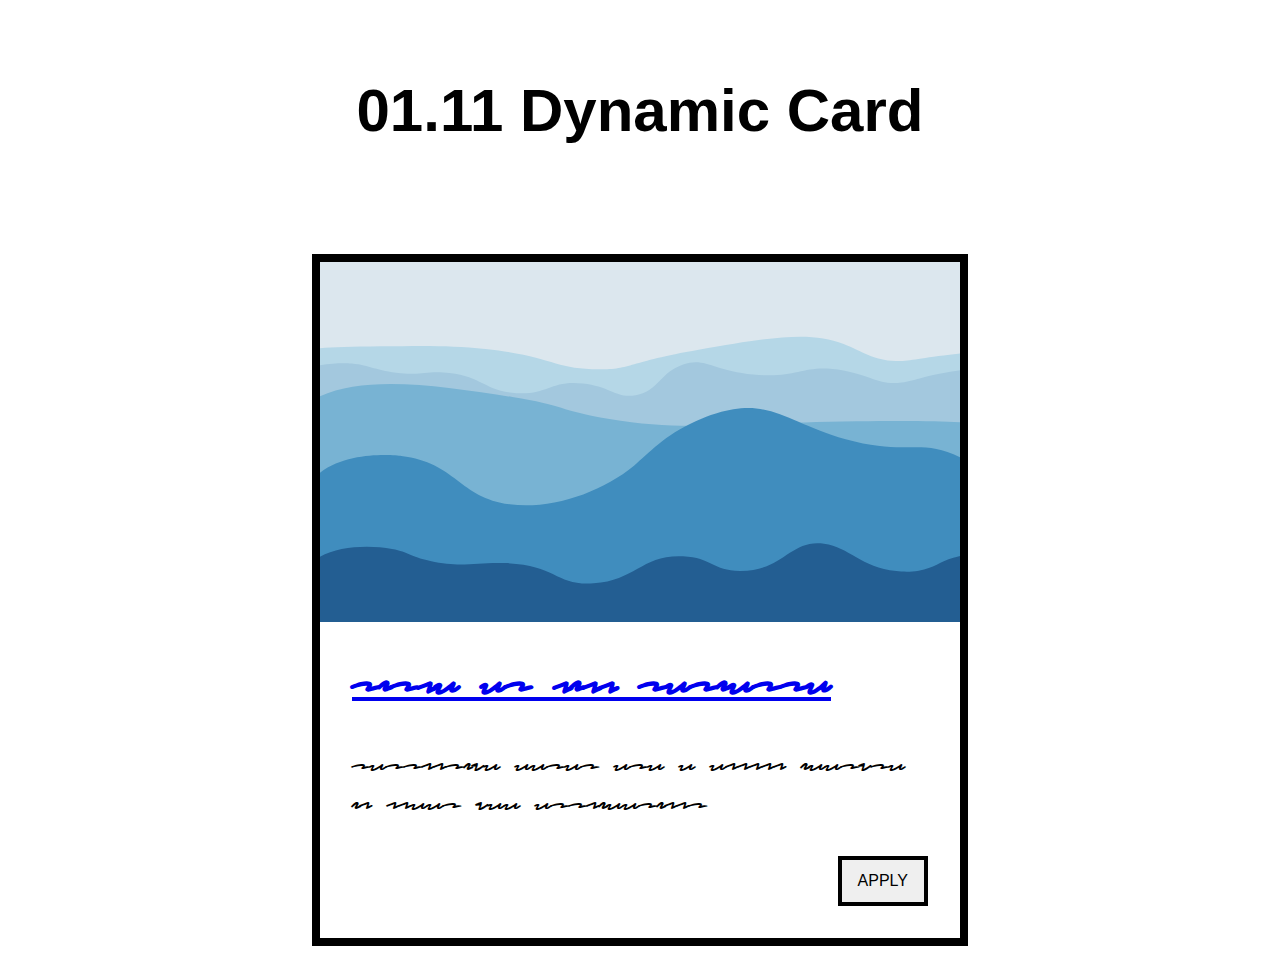
<file: 11_Dynamic_Card/index.html>
<!DOCTYPE html>
<html lang="en">

<head>
  <meta charset="UTF-8" />
  <meta http-equiv="X-UA-Compatible" content="IE=edge" />
  <meta name="viewport" content="width=device-width, initial-scale=1.0" />
  <link rel="stylesheet" href="../css/fonts/stylesheet.css" />
  <link rel="stylesheet" href="../css/base-style.css" />
  <link rel="stylesheet" href="current-style.css" />

  <title>01.11 Dynamic Card</title>
</head>

<body>
  <header class="header">
    <h1 class="challenge-title">01.11 Dynamic Card</h1>
  </header>
  <main class="main">
    <figure class="card">
      <div class="card-inner">
        <img src="../assets/blue-bg.svg" width="1920" height="1080" alt="Blue soft landscape" />
        <figcaption>
          <h2>
            <a href="#">Title as link perhaps?</a>
          </h2>
          <p>
            Responsive cards are a common feature in moder web applications
          </p>
          <button class="cta">Apply</button>
        </figcaption>
      </div>
    </figure>
  </main>
</body>

</html>
</file>
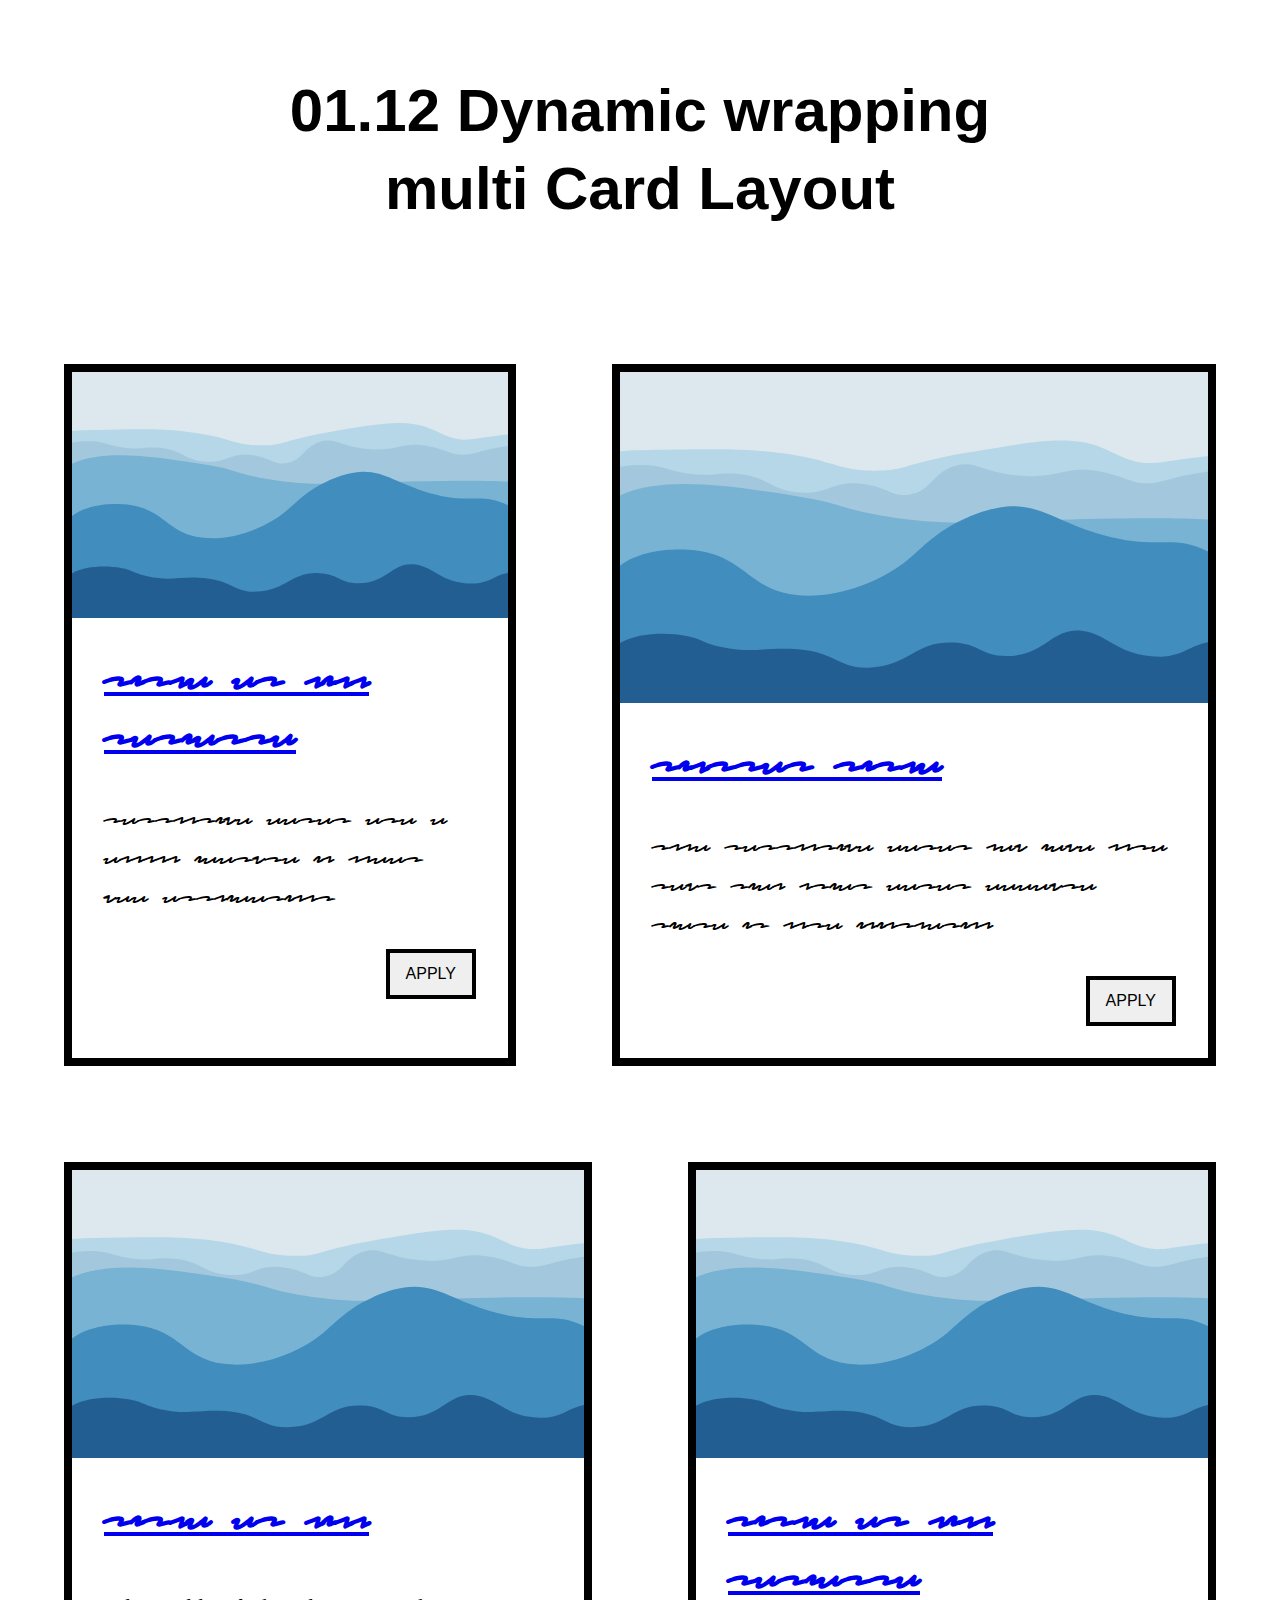
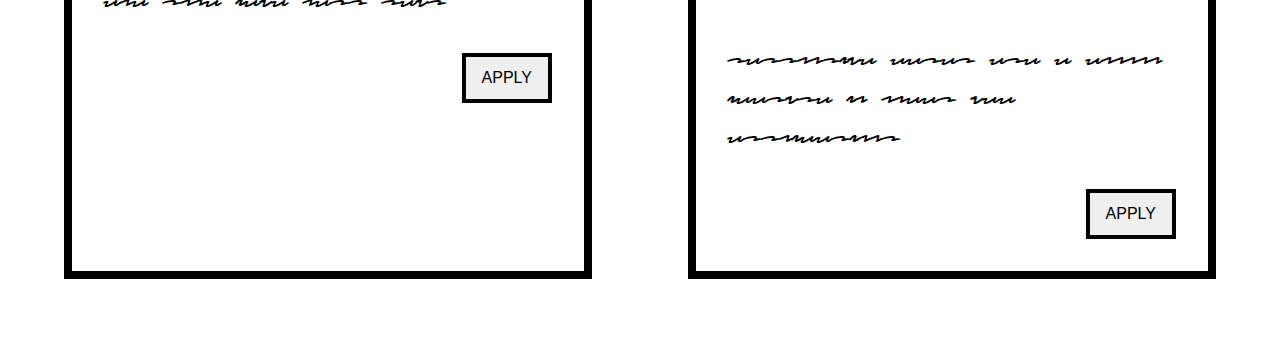
<file: 12_Dynamic_Mulitcard_Layout/index.html>
<!DOCTYPE html>
<html lang="en">
  <head>
    <meta charset="UTF-8" />
    <meta http-equiv="X-UA-Compatible" content="IE=edge" />
    <meta name="viewport" content="width=device-width, initial-scale=1.0" />
    <link rel="stylesheet" href="../css/fonts/stylesheet.css" />
    <link rel="stylesheet" href="../css/base-style.css" />
    <link rel="stylesheet" href="current-style.css" />

    <title>01.12 Dynamic wrapping multi Card Layout</title>
  </head>
  <body>
    <header class="header">
      <h1 class="challenge-title">01.12 Dynamic wrapping multi Card Layout</h1>
    </header>
    <main class="main">
      <figure class="card">
        <div class="card-inner">
          <img
            src="../assets/blue-bg.svg"
            width="1920"
            height="1080"
            alt="Blue soft landscape"
          />
          <figcaption>
            <h2>
              <a href="#">Title as link perhaps?</a>
            </h2>
            <p>
              Responsive cards are a common feature in moder web applications
            </p>
            <button class="cta">Apply</button>
          </figcaption>
        </div>
      </figure>
      <figure class="card">
        <div class="card-inner">
          <img
            src="../assets/blue-bg.svg"
            width="1920"
            height="1080"
            alt="Blue soft landscape"
          />
          <figcaption>
            <h2>
              <a href="#">Shorter Title</a>
            </h2>
            <p>
              Some responsive cards may have more text than other cards because
              there is more information.
            </p>
            <button class="cta">Apply</button>
          </figcaption>
        </div>
      </figure>
      <figure class="card">
        <div class="card-inner">
          <img
            src="../assets/blue-bg.svg"
            width="1920"
            height="1080"
            alt="Blue soft landscape"
          />
          <figcaption>
            <h2>
              <a href="#">Title as link</a>
            </h2>
            <p>And some have less text.</p>
            <button class="cta">Apply</button>
          </figcaption>
        </div>
      </figure>
      <figure class="card">
        <div class="card-inner">
          <img
            src="../assets/blue-bg.svg"
            width="1920"
            height="1080"
            alt="Blue soft landscape"
          />
          <figcaption>
            <h2>
              <a href="#">Title as link perhaps?</a>
            </h2>
            <p>
              Responsive cards are a common feature in moder web applications
            </p>
            <button class="cta">Apply</button>
          </figcaption>
        </div>
      </figure>
    </main>
  </body>
</html>
</file>
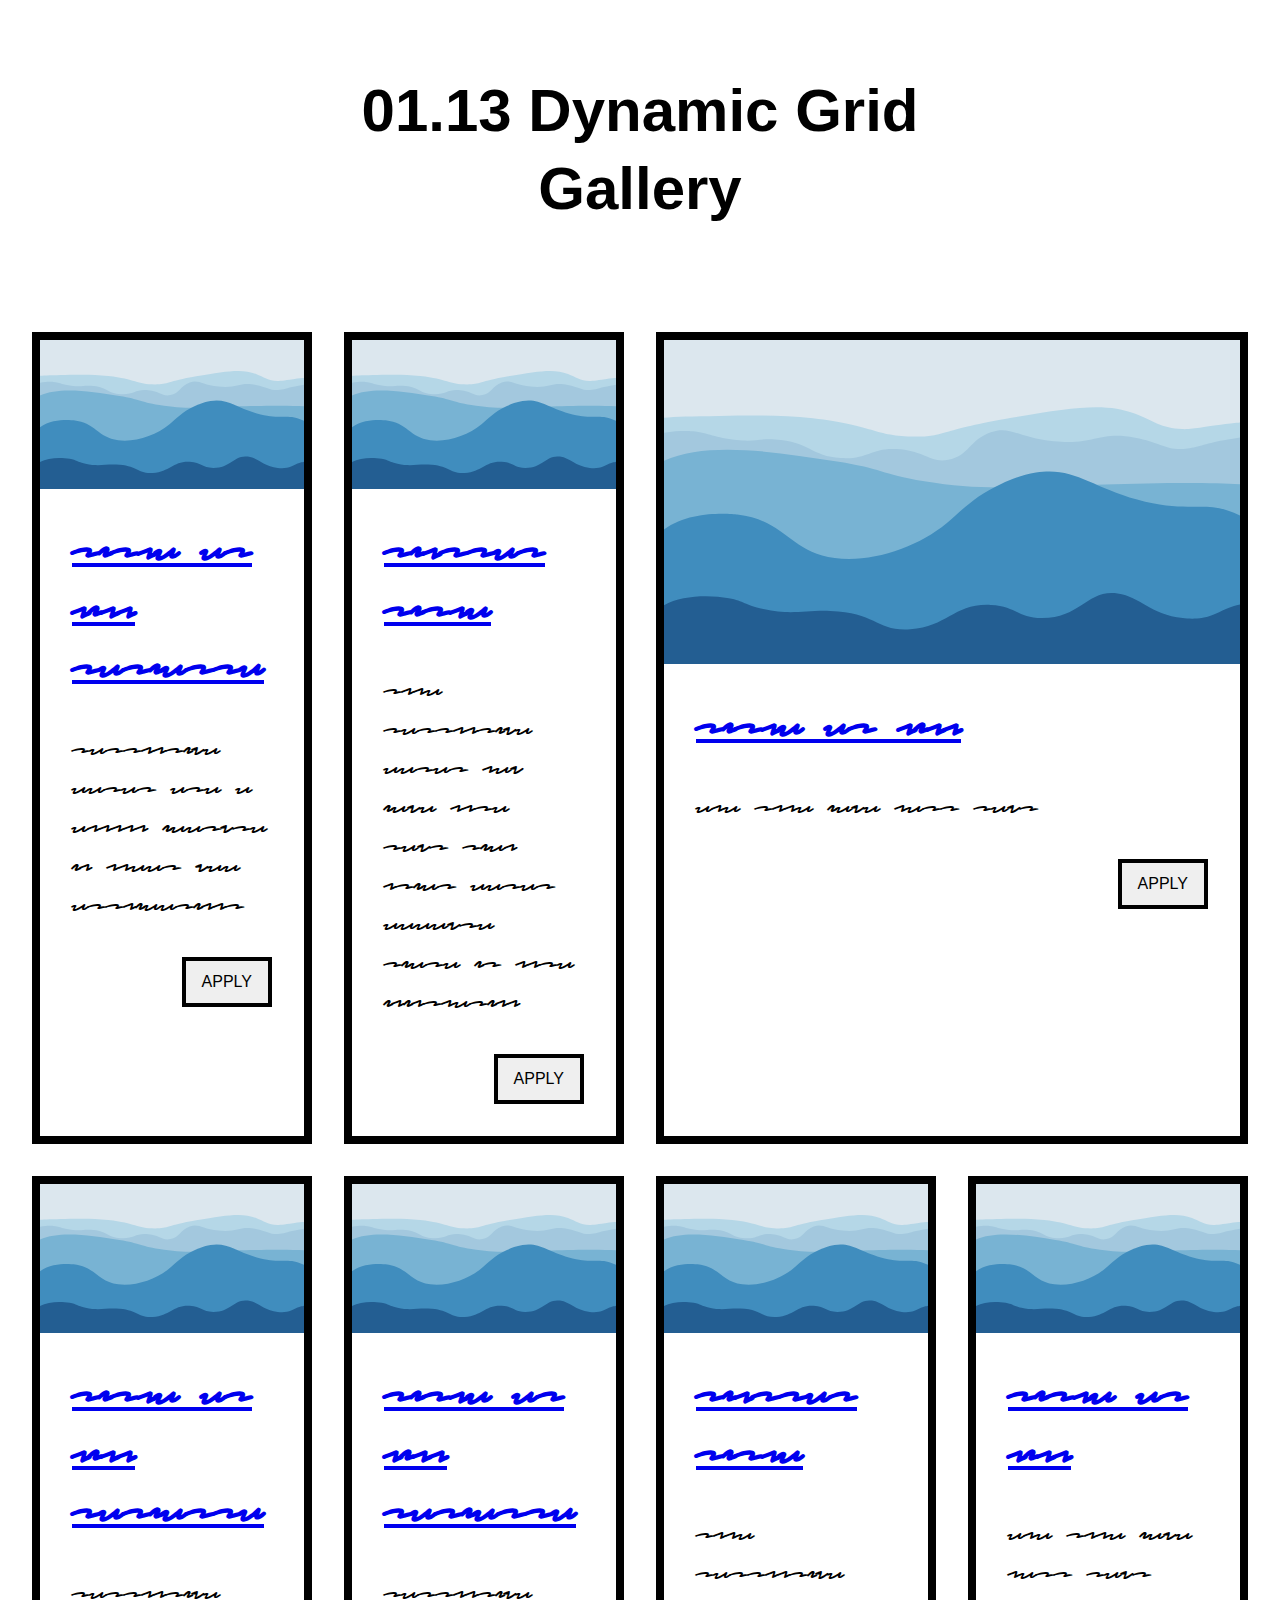
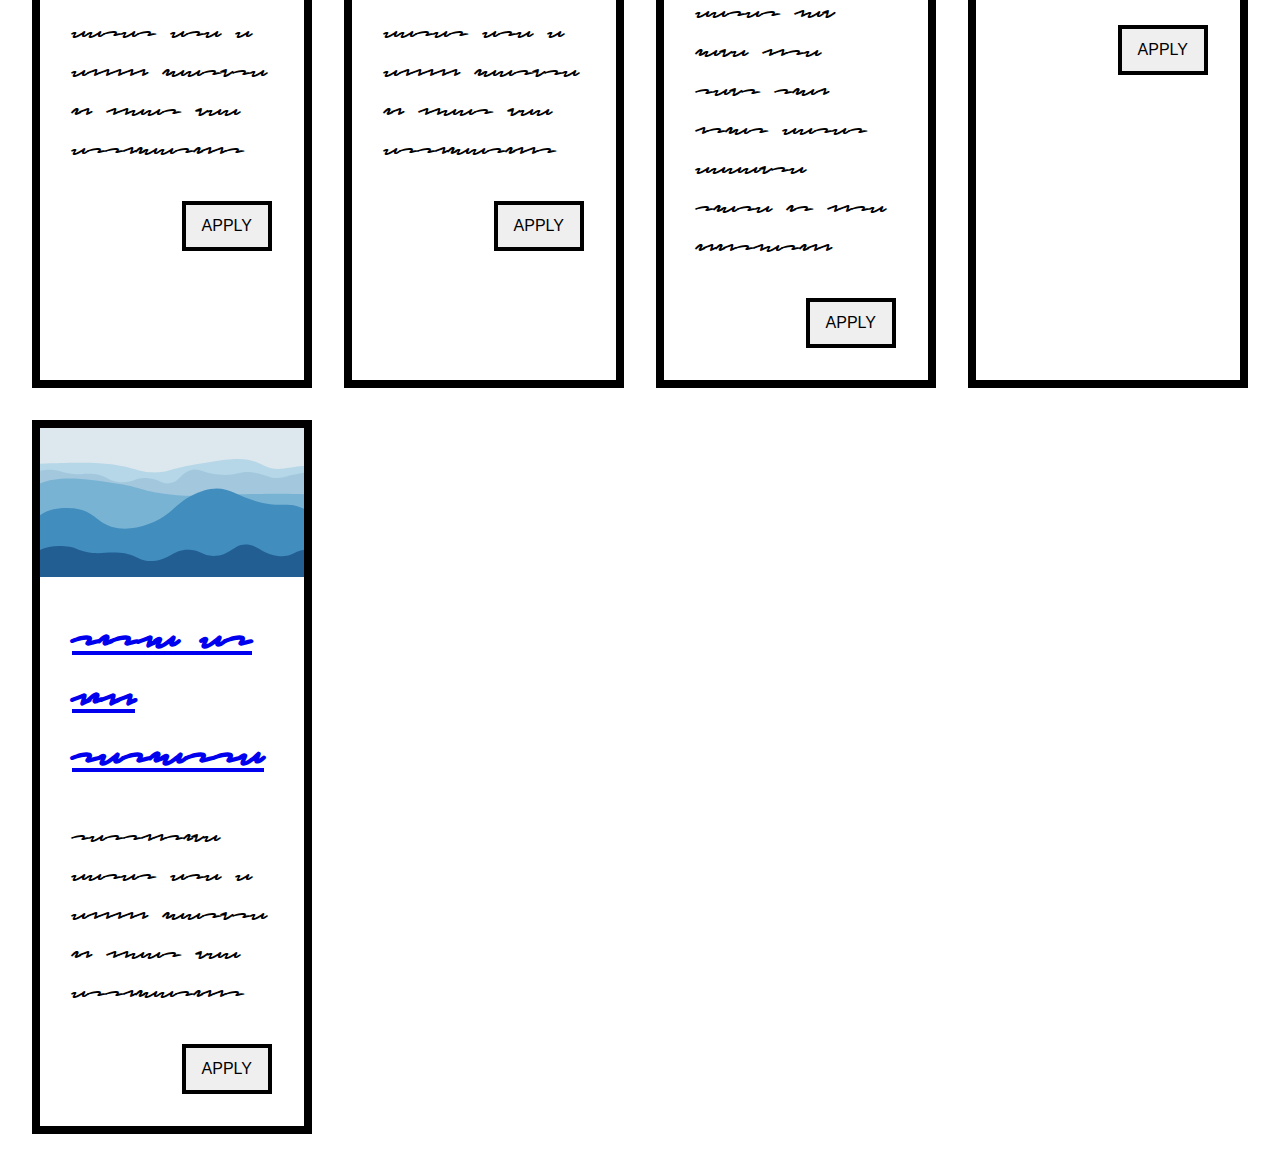
<file: 13_Dynamic_Grid_Gallery/index.html>
<!DOCTYPE html>
<html lang="en">
  <head>
    <meta charset="UTF-8" />
    <meta http-equiv="X-UA-Compatible" content="IE=edge" />
    <meta name="viewport" content="width=device-width, initial-scale=1.0" />
    <link rel="stylesheet" href="../css/fonts/stylesheet.css" />
    <link rel="stylesheet" href="../css/base-style.css" />
    <link rel="stylesheet" href="current-style.css" />

    <title>01.13 Dynamic Grid Gallery</title>
  </head>
  <body>
    <header class="header">
      <h1 class="challenge-title">01.13 Dynamic Grid Gallery</h1>
    </header>
    <main class="main">
      <figure class="card">
        <div class="card-inner">
          <img
            src="../assets/blue-bg.svg"
            width="1920"
            height="1080"
            alt="Blue soft landscape"
          />
          <figcaption>
            <h2>
              <a href="#">Title as link perhaps?</a>
            </h2>
            <p>
              Responsive cards are a common feature in moder web applications
            </p>
            <button class="cta">Apply</button>
          </figcaption>
        </div>
      </figure>
      <figure class="card">
        <div class="card-inner">
          <img
            src="../assets/blue-bg.svg"
            width="1920"
            height="1080"
            alt="Blue soft landscape"
          />
          <figcaption>
            <h2>
              <a href="#">Shorter Title</a>
            </h2>
            <p>
              Some responsive cards may have more text than other cards because
              there is more information.
            </p>
            <button class="cta">Apply</button>
          </figcaption>
        </div>
      </figure>
      <figure class="card featured">
        <div class="card-inner">
          <img
            src="../assets/blue-bg.svg"
            width="1920"
            height="1080"
            alt="Blue soft landscape"
          />
          <figcaption>
            <h2>
              <a href="#">Title as link</a>
            </h2>
            <p>And some have less text.</p>
            <button class="cta">Apply</button>
          </figcaption>
        </div>
      </figure>
      <figure class="card">
        <div class="card-inner">
          <img
            src="../assets/blue-bg.svg"
            width="1920"
            height="1080"
            alt="Blue soft landscape"
          />
          <figcaption>
            <h2>
              <a href="#">Title as link perhaps?</a>
            </h2>
            <p>
              Responsive cards are a common feature in moder web applications
            </p>
            <button class="cta">Apply</button>
          </figcaption>
        </div>
      </figure>
      <figure class="card">
        <div class="card-inner">
          <img
            src="../assets/blue-bg.svg"
            width="1920"
            height="1080"
            alt="Blue soft landscape"
          />
          <figcaption>
            <h2>
              <a href="#">Title as link perhaps?</a>
            </h2>
            <p>
              Responsive cards are a common feature in moder web applications
            </p>
            <button class="cta">Apply</button>
          </figcaption>
        </div>
      </figure>
      <figure class="card">
        <div class="card-inner">
          <img
            src="../assets/blue-bg.svg"
            width="1920"
            height="1080"
            alt="Blue soft landscape"
          />
          <figcaption>
            <h2>
              <a href="#">Shorter Title</a>
            </h2>
            <p>
              Some responsive cards may have more text than other cards because
              there is more information.
            </p>
            <button class="cta">Apply</button>
          </figcaption>
        </div>
      </figure>
      <figure class="card">
        <div class="card-inner">
          <img
            src="../assets/blue-bg.svg"
            width="1920"
            height="1080"
            alt="Blue soft landscape"
          />
          <figcaption>
            <h2>
              <a href="#">Title as link</a>
            </h2>
            <p>And some have less text.</p>
            <button class="cta">Apply</button>
          </figcaption>
        </div>
      </figure>
      <figure class="card">
        <div class="card-inner">
          <img
            src="../assets/blue-bg.svg"
            width="1920"
            height="1080"
            alt="Blue soft landscape"
          />
          <figcaption>
            <h2>
              <a href="#">Title as link perhaps?</a>
            </h2>
            <p>
              Responsive cards are a common feature in moder web applications
            </p>
            <button class="cta">Apply</button>
          </figcaption>
        </div>
      </figure>
    </main>
  </body>
</html>
</file>
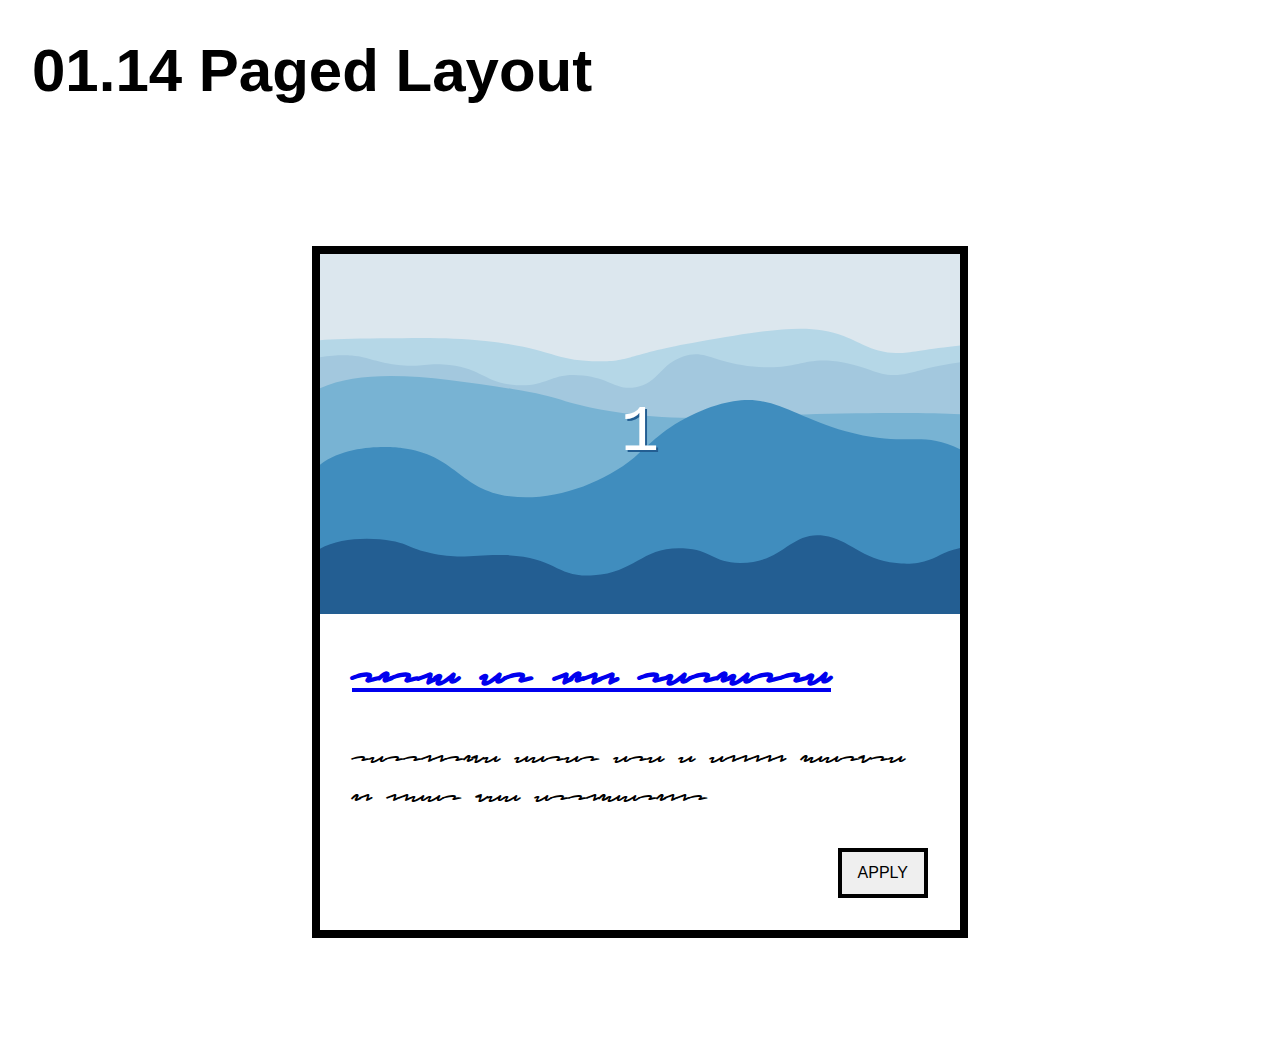
<file: 14_Paged_Layout/index.html>
<!DOCTYPE html>
<html lang="en">
  <head>
    <meta charset="UTF-8" />
    <meta http-equiv="X-UA-Compatible" content="IE=edge" />
    <meta name="viewport" content="width=device-width, initial-scale=1.0" />
    <link rel="stylesheet" href="../css/fonts/stylesheet.css" />
    <link rel="stylesheet" href="../css/base-style.css" />
    <link rel="stylesheet" href="current-style.css" />

    <title>01.14 Paged Layout</title>
  </head>
  <body>
    <header class="header">
      <h1 class="challenge-title">01.14 Paged Layout</h1>
    </header>
    <main class="main">  
      <figure class="card">
        <div class="card-inner">
          <img
            src="../assets/blue-bg.svg"
            width="1920"
            height="1080"
            alt="Blue soft landscape"
          />
          <div class="number">1</div>
          <figcaption>
            <h2>
              <a href="#">Title as link perhaps?</a>
            </h2>
            <p>
              Responsive cards are a common feature in moder web applications
            </p>
            <button class="cta">Apply</button>
          </figcaption>
        </div>
      </figure>
      <figure class="card">
        <div class="card-inner">
          <img
            src="../assets/blue-bg.svg"
            width="1920"
            height="1080"
            alt="Blue soft landscape"
          />
          <div class="number">2</div>

          <figcaption>
            <h2>
              <a href="#">Shorter Title</a>
            </h2>
            <p>
              Some responsive cards may have more text than other cards because
              there is more information.
            </p>
            <button class="cta">Apply</button>
          </figcaption>
        </div>
      </figure>
      <figure class="card">
        <div class="card-inner">
          <img
            src="../assets/blue-bg.svg"
            width="1920"
            height="1080"
            alt="Blue soft landscape"
          />
          <div class="number">3</div>
          <figcaption>
            <h2>
              <a href="#">Title as link</a>
            </h2>
            <p>And some have less text.</p>
            <button class="cta">Apply</button>
          </figcaption>
        </div>
      </figure>
      <figure class="card">
        <div class="card-inner">
          <img
            src="../assets/blue-bg.svg"
            width="1920"
            height="1080"
            alt="Blue soft landscape"
          />
          <div class="number">4</div>
          <figcaption>
            <h2>
              <a href="#">Title as link perhaps?</a>
            </h2>
            <p>
              Responsive cards are a common feature in moder web applications
            </p>
            <button class="cta">Apply</button>
          </figcaption>
        </div>
      </figure>
      <figure class="card">
        <div class="card-inner">
          <img
            src="../assets/blue-bg.svg"
            width="1920"
            height="1080"
            alt="Blue soft landscape"
          />
          <div class="number">5</div>
          <figcaption>
            <h2>
              <a href="#">Title as link perhaps?</a>
            </h2>
            <p>
              Responsive cards are a common feature in moder web applications
            </p>
            <button class="cta">Apply</button>
          </figcaption>
        </div>
      </figure>
      <figure class="card">
        <div class="card-inner">
          <img
            src="../assets/blue-bg.svg"
            width="1920"
            height="1080"
            alt="Blue soft landscape"
          />
          <div class="number">6</div>
          <figcaption>
            <h2>
              <a href="#">Shorter Title</a>
            </h2>
            <p>
              Some responsive cards may have more text than other cards because
              there is more information.
            </p>
            <button class="cta">Apply</button>
          </figcaption>
        </div>
      </figure>
      <figure class="card">
        <div class="card-inner">
          <img
            src="../assets/blue-bg.svg"
            width="1920"
            height="1080"
            alt="Blue soft landscape"
          />
          <div class="number">7</div>
          <figcaption>
            <h2>
              <a href="#">Title as link</a>
            </h2>
            <p>And some have less text.</p>
            <button class="cta">Apply</button>
          </figcaption>
        </div>
      </figure>
      <figure class="card">
        <div class="card-inner">
          <img
            src="../assets/blue-bg.svg"
            width="1920"
            height="1080"
            alt="Blue soft landscape"
          />
          <div class="number">8</div>
          <figcaption>
            <h2>
              <a href="#">Title as link perhaps?</a>
            </h2>
            <p>
              Responsive cards are a common feature in moder web applications
            </p>
            <button class="cta">Apply</button>
          </figcaption>
        </div>
      </figure>
    </main>
  </body>
</html>
</file>
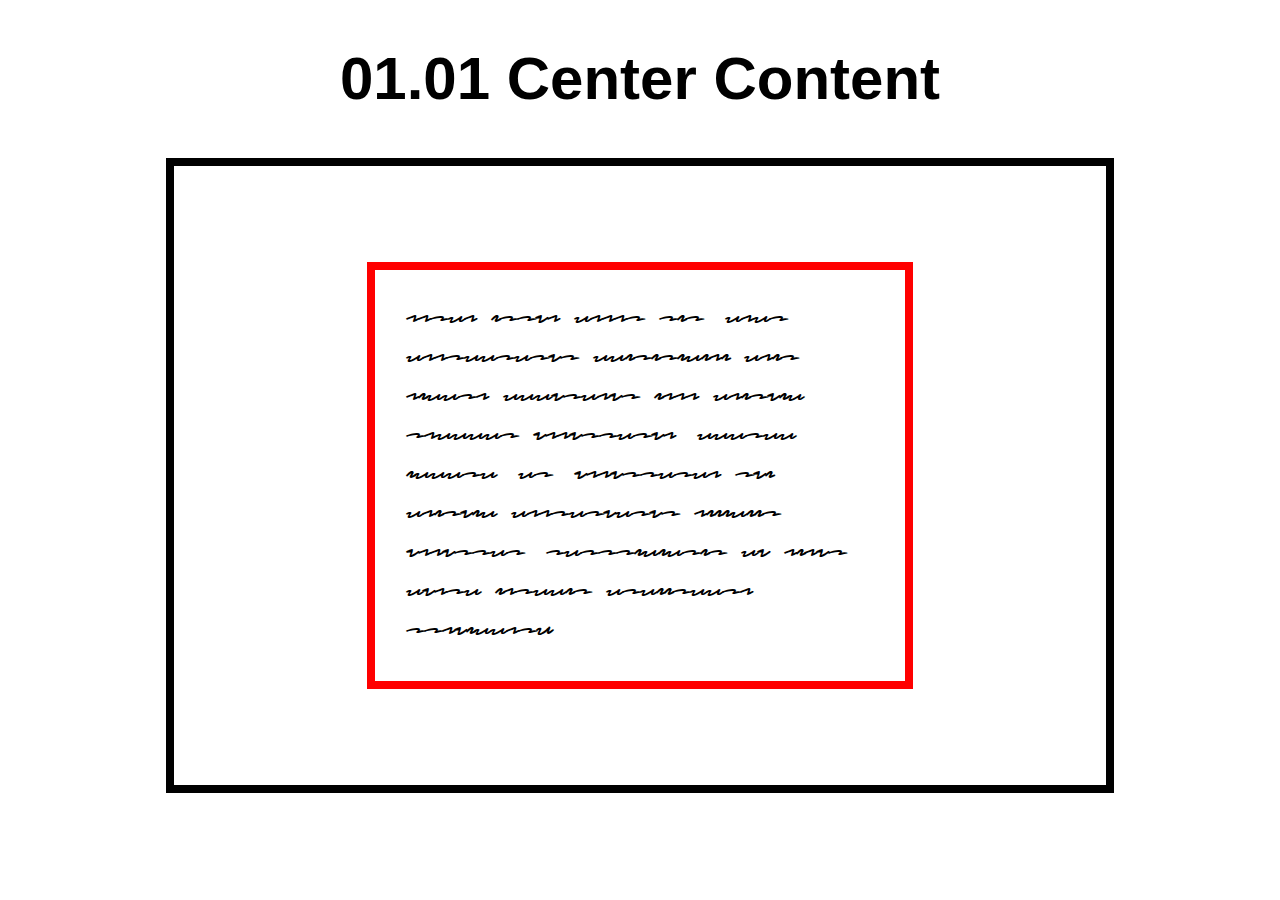
<file: 1_Center_Content/index.html>
<!DOCTYPE html>
<html lang="en">

<head>
    <meta charset="UTF-8" />
    <meta http-equiv="X-UA-Compatible" content="IE=edge" />
    <meta name="viewport" content="width=device-width, initial-scale=1.0" />
    <link rel="stylesheet" href="../css/fonts/stylesheet.css" />
    <link rel="stylesheet" href="../css/base-style.css" />
    <link rel="stylesheet" href="style.css" />

    <title>01.01 Center Content</title>
</head>

<body>
    <header class="challenge-header">
        <h1 class="challenge-title">01.01 Center Content</h1>
    </header>

    <section class="wrapper">
        <div class="child">
            <p>
                Lorem ipsum dolor sit, amet consectetur adipisicing elit. Libero accusamus illo aliquid placeat
                voluptatum. Beatae facere, et, voluptatem qui aliquid consequatur officiis voluptas, perspiciatis ex
                minus culpa impedit architecto provident!
            </p>
        </div>
    </section>
</body>

</html>
</file>
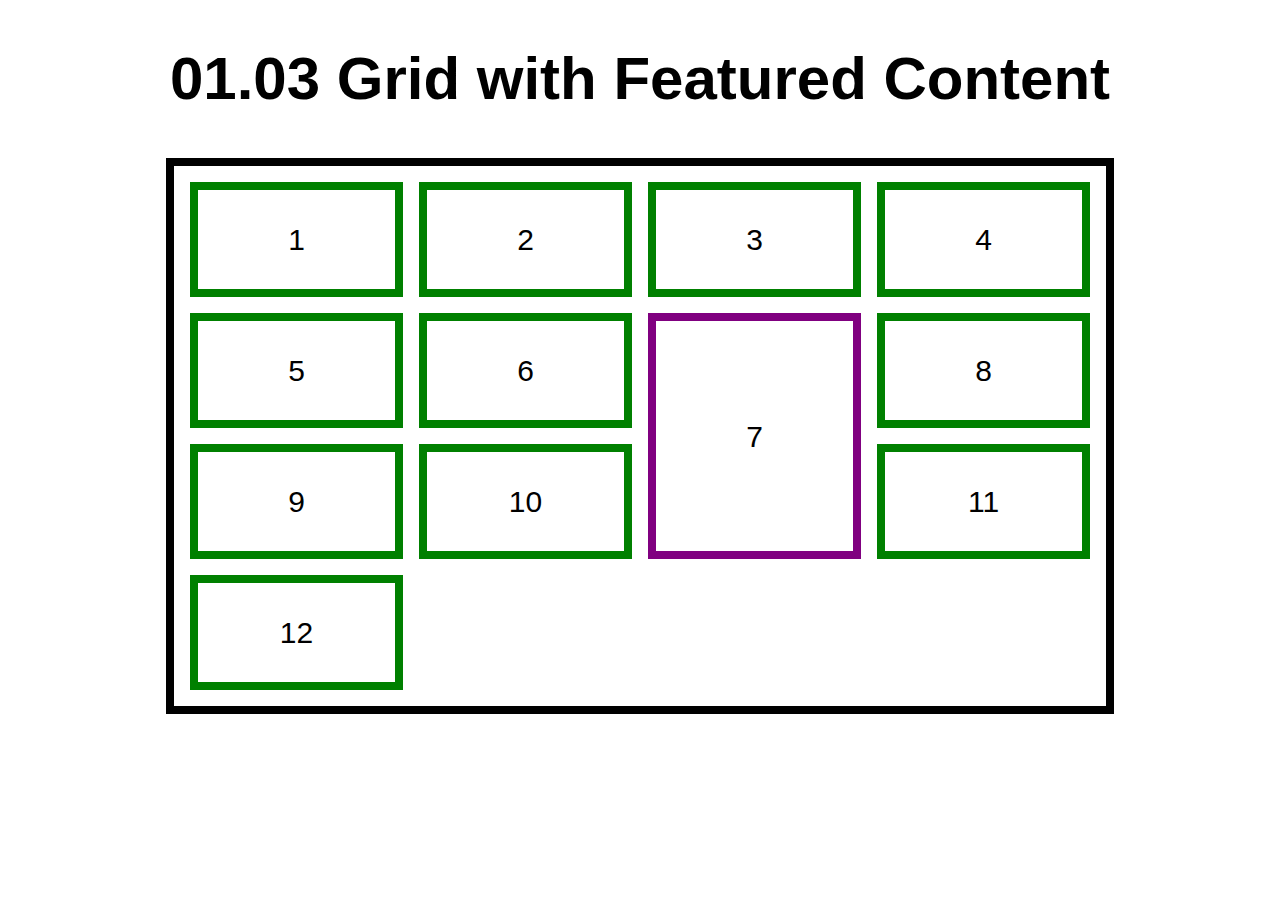
<file: 3_Grid_Content/index.html>
<!DOCTYPE html>
<html lang="en">

<head>
    <meta charset="UTF-8" />
    <meta http-equiv="X-UA-Compatible" content="IE=edge" />
    <meta name="viewport" content="width=device-width, initial-scale=1.0" />
    <link rel="stylesheet" href="../css/fonts/stylesheet.css" />
    <link rel="stylesheet" href="../css/base-style.css" />
    <link rel="stylesheet" href="current-style.css" />

    <title>01.03 Grid with Featured Content</title>
</head>

<body>
    <header class="challenge-header">
        <h1 class="challenge-title">01.03 Grid with Featured Content</h1>
    </header>

    <section class="wrapper">
        <nav class="grid">
            <ul>
                <li>
                    <p>1</p>
                </li>
                <li>
                    <p>2</p>
                </li>
                <li>
                    <p>3</p>
                </li>
                <li>
                    <p>4</p>
                </li>
                <li>
                    <p>5</p>
                </li>
                <li>
                    <p>6</p>
                </li>
                <li class="featured">
                    <p>7</p>
                </li>
                <li>
                    <p>8</p>
                </li>
                <li>
                    <p>9</p>
                </li>
                <li>
                    <p>10</p>
                </li>
                <li>
                    <p>11</p>
                </li>
                <li>
                    <p>12</p>
                </li>
            </ul>
            </ul>
            </div>
    </section>
</body>

</html>
</file>
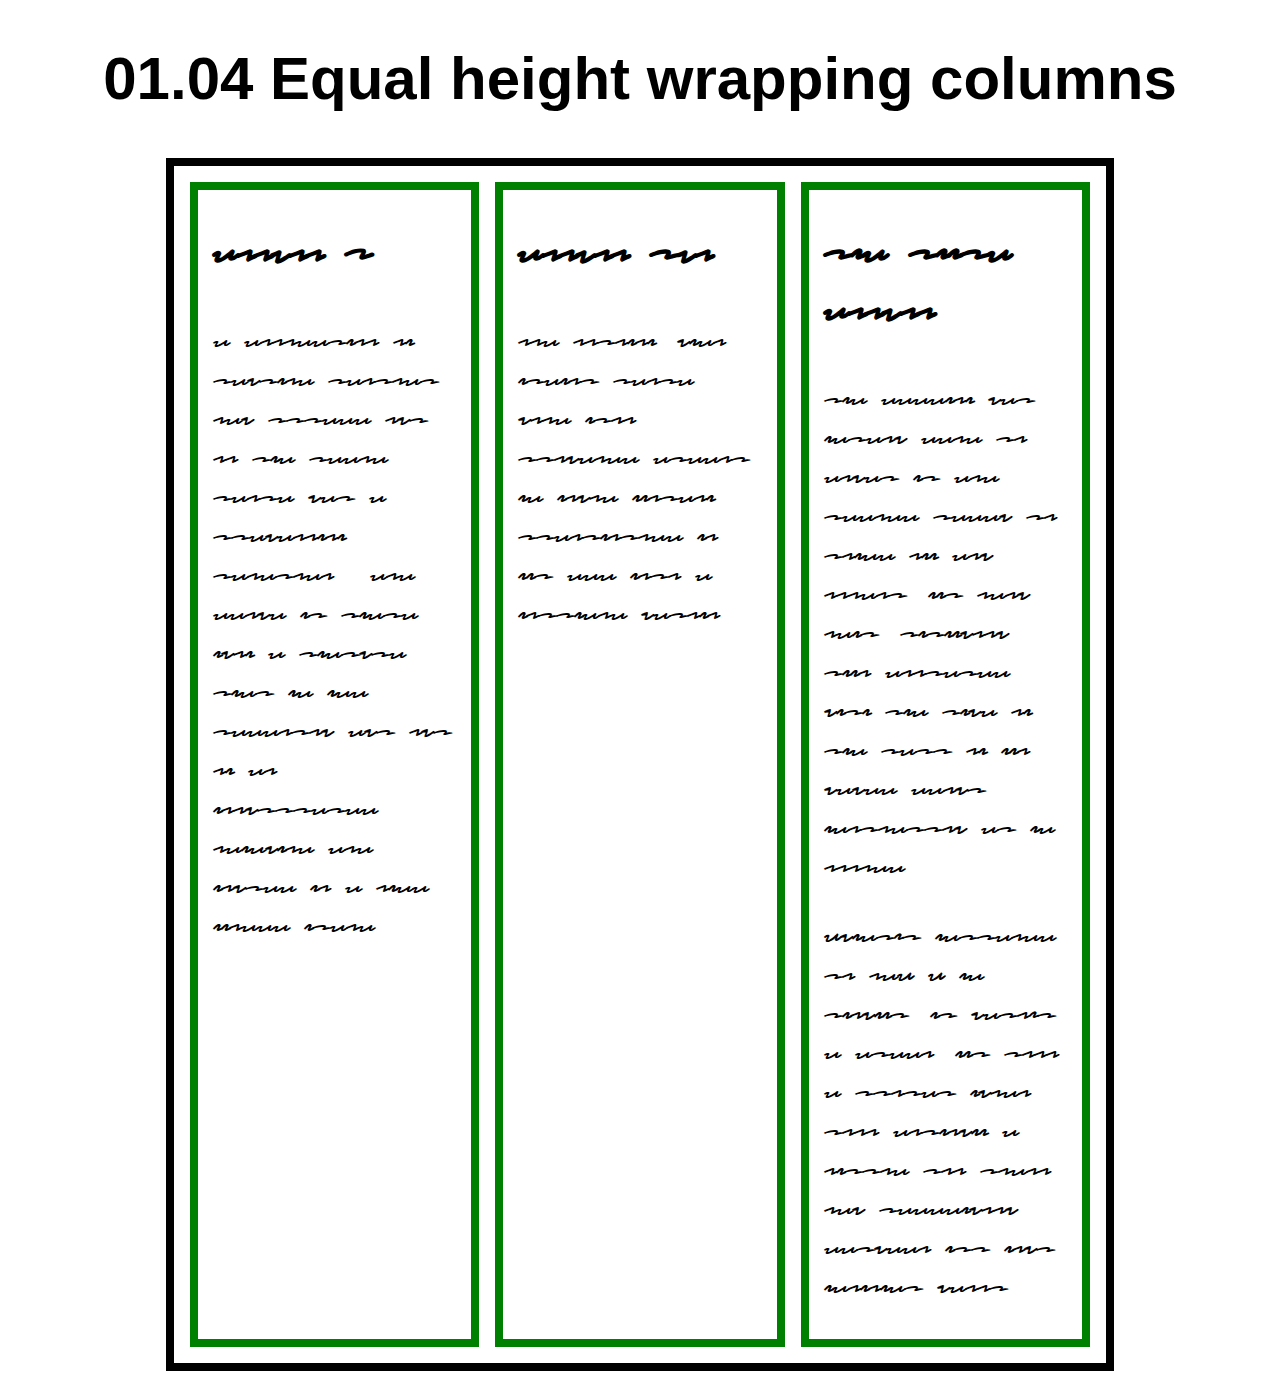
<file: 4_Equal_Height/index.html>
<!DOCTYPE html>
<html lang="en">

<head>
    <meta charset="UTF-8" />
    <meta http-equiv="X-UA-Compatible" content="IE=edge" />
    <meta name="viewport" content="width=device-width, initial-scale=1.0" />
    <link rel="stylesheet" href="../css/fonts/stylesheet.css" />
    <link rel="stylesheet" href="../css/base-style.css" />
    <link rel="stylesheet" href="current-style.css" />

    <title>01.04 Equal height wrapping columns</title>
</head>

<body>
    <header class="challenge-header">
        <h1 class="challenge-title">01.04 Equal height wrapping columns</h1>
    </header>

    <section class="wrapper">
        <div class="block">
            <h2>Column 1</h2>
            <p>
                A collection of textile samples lay spread out on the table - Samsa
                was a travelling salesman - and above it there hung a picture that he
                had recently cut out of an illustrated magazine and housed in a nice,
                gilded frame.
            </p>
        </div>
        <div class="block">
            <h2>Column Two</h2>
            <p>
                One morning, when Gregor Samsa woke from troubled dreams, he found
                himself transformed in his bed into a horrible vermin.
            </p>
        </div>
        <div class="block">
            <h2>The Third Column</h2>
            <p>
                The bedding was hardly able to cover it and seemed ready to slide off
                any moment. His many legs, pitifully thin compared with the size of
                the rest of him, waved about helplessly as he looked.
            </p>
            <p>
                "What's happened to me? " he thought. It wasn't a dream. His room, a
                proper human room although a little too small, lay peacefully between
                its four familiar walls.
            </p>
        </div>
    </section>
</body>

</html>
</file>
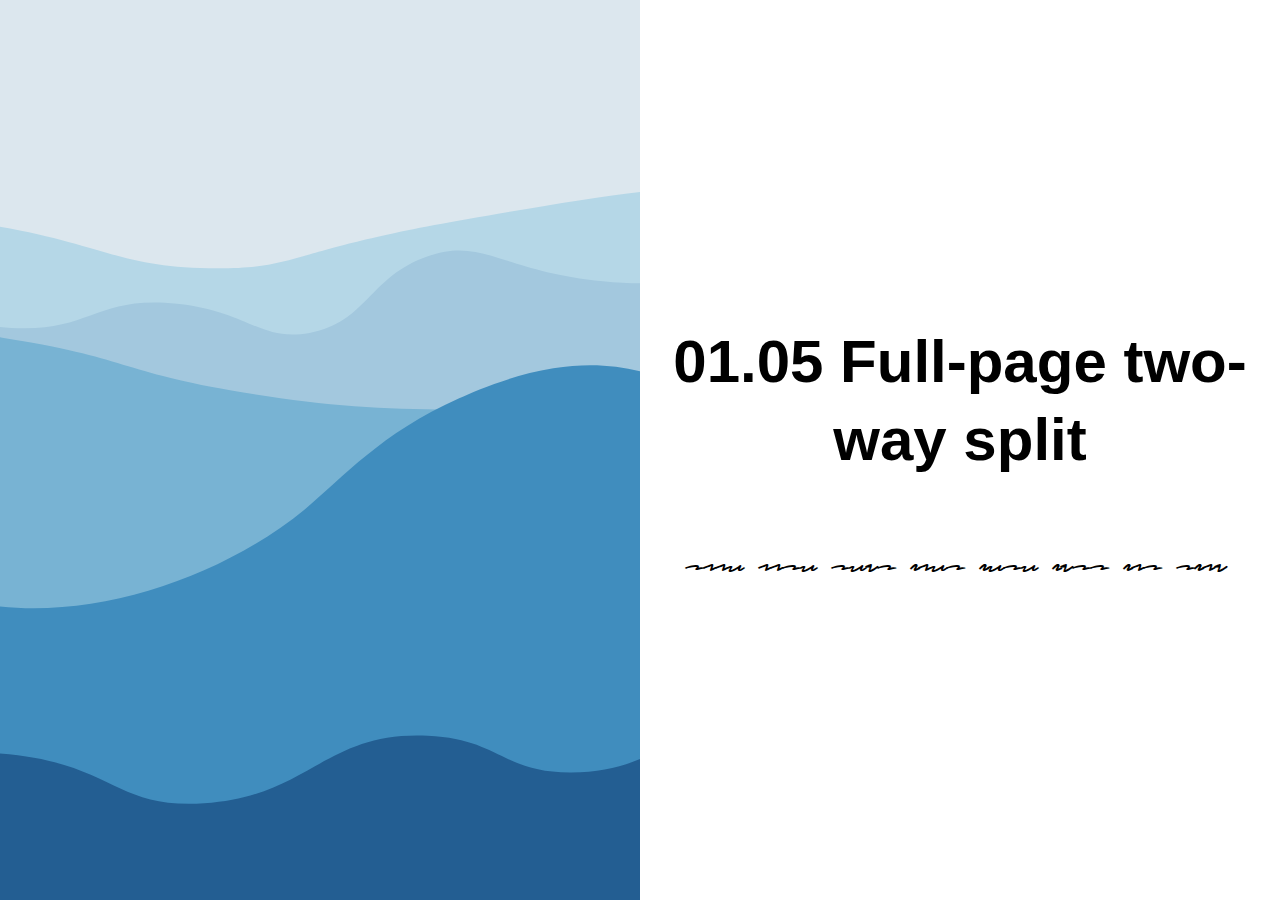
<file: 5_Full_Page_2_Way_Split/index.html>
<!DOCTYPE html>
<html lang="en">
  <head>
    <meta charset="UTF-8" />
    <meta http-equiv="X-UA-Compatible" content="IE=edge" />
    <meta name="viewport" content="width=device-width, initial-scale=1.0" />
    <link rel="stylesheet" href="../css/fonts/stylesheet.css" />
    <link rel="stylesheet" href="../css/base-style.css" />
    <link rel="stylesheet" href="current-style.css" />

    <title>01.05 Full-page two-way split</title>
  </head>
  <body>
    <section class="wrapper">
      <figure class="image">
        <img
          src="../assets/blue-bg.svg"
          width="1920"
          height="1080"
          alt="Blue soft landscape"
        />
      </figure>
      <article class="cover">
        <h1 class="challenge-title">01.05 Full-page two-way split</h1>
        <p>Some more text goes here just for show.</p>
      </article>
    </section>
  </body>
</html>
</file>
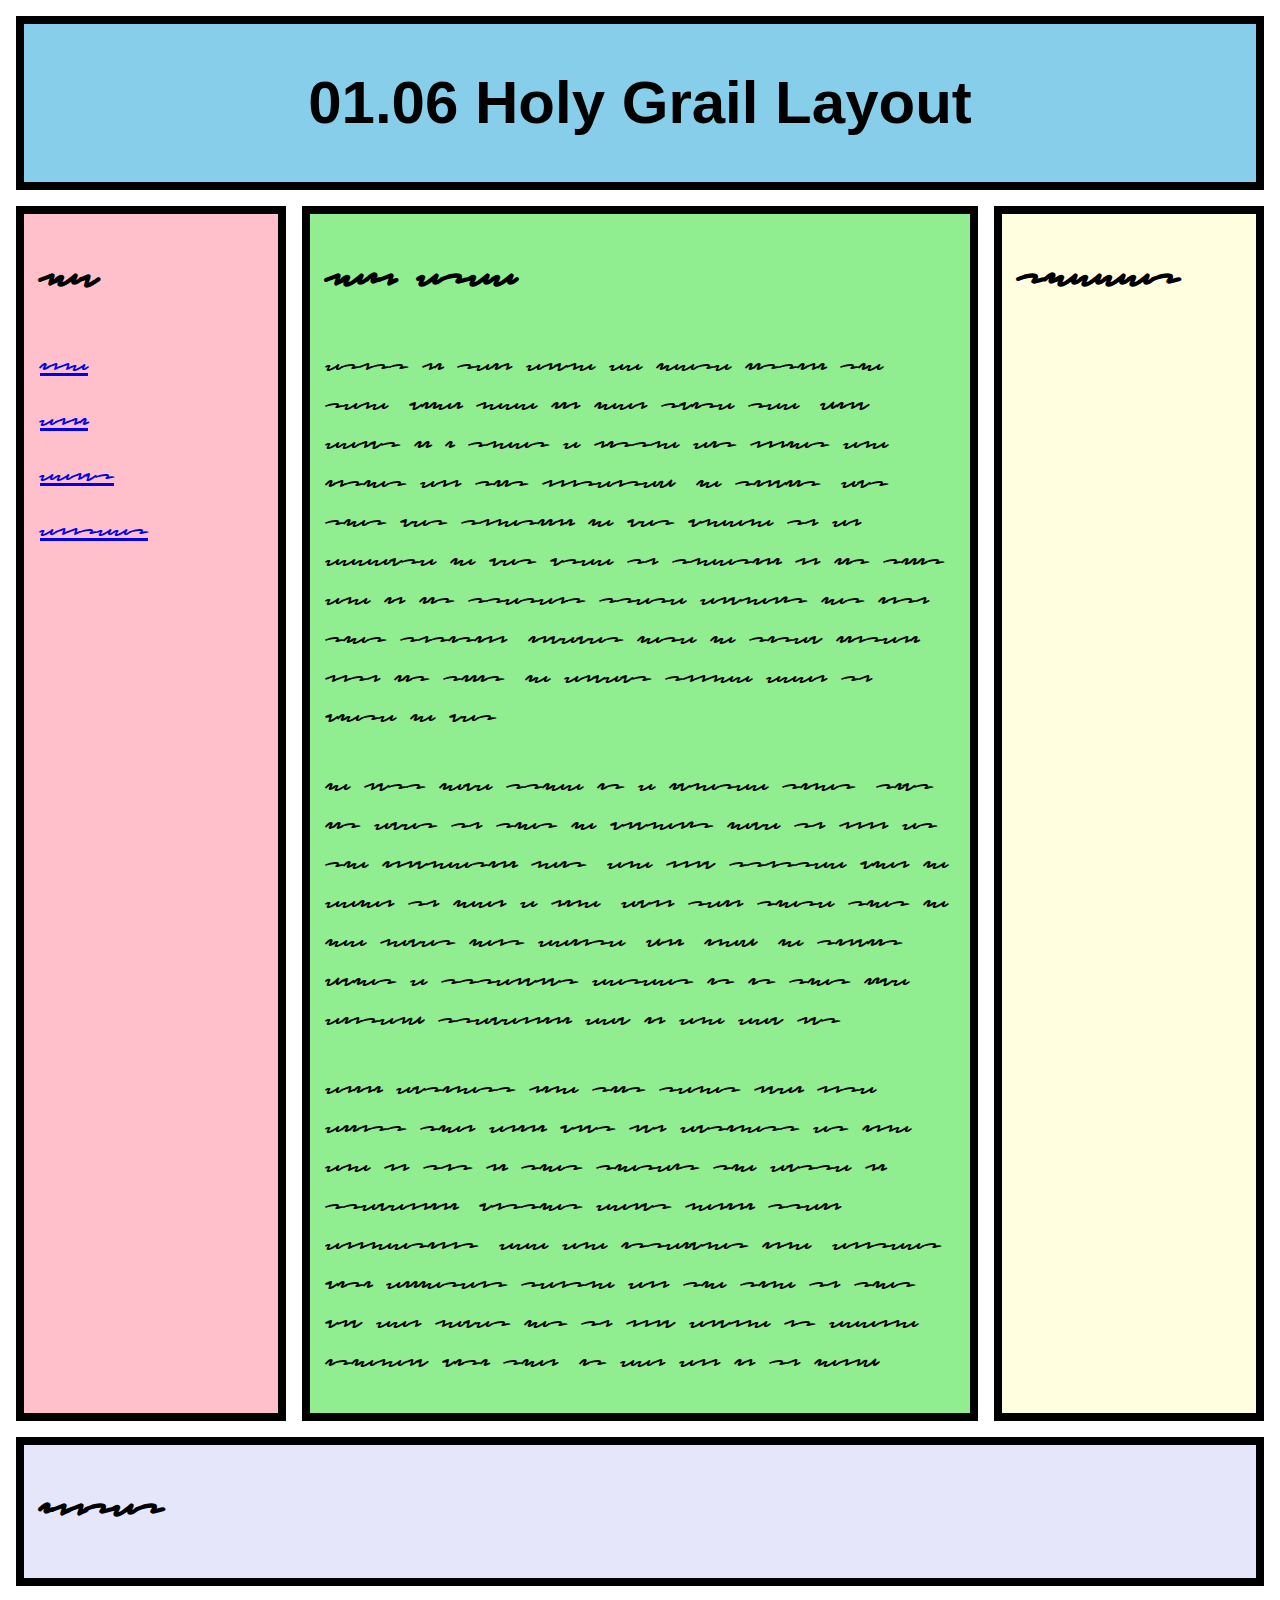
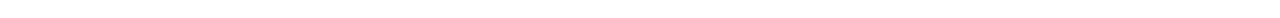
<file: 6_Holy_Grail_Layout/index.html>
<!DOCTYPE html>
<html lang="en">

<head>
  <meta charset="UTF-8" />
  <meta http-equiv="X-UA-Compatible" content="IE=edge" />
  <meta name="viewport" content="width=device-width, initial-scale=1.0" />
  <link rel="stylesheet" href="../css/fonts/stylesheet.css" />
  <link rel="stylesheet" href="../css/base-style.css" />
  <link rel="stylesheet" href="current-style.css" />

  <title>01.06 Holy Grail Layout</title>
</head>

<body>
  <header class="header">
    <h1 class="challenge-title">01.06 Holy Grail Layout</h1>
  </header>
  <aside class="navbar">
    <h2>Nav</h2>
    <nav class="navigation">
      <ul>
        <li><a href="#">Home</a></li>
        <li><a href="#">Blog</a></li>
        <li><a href="#">About</a></li>
        <li><a href="#">Contact</a></li>
      </ul>
    </nav>
  </aside>
  <main class="main">
    <h2>Main area</h2>
    <p>
      Drops of rain could be heard hitting the pane, which made him feel quite
      sad. "How about if I sleep a little bit longer and forget all this
      nonsense", he thought, but that was something he was unable to do
      because he was used to sleeping on his right, and in his present state
      couldn't get into that position. However hard he threw himself onto his
      right, he always rolled back to where he was.
    </p>

    <p>
      He must have tried it a hundred times, shut his eyes so that he wouldn't
      have to look at the floundering legs, and only stopped when he began to
      feel a mild, dull pain there that he had never felt before. "Oh, God",
      he thought, "what a strenuous career it is that I've chosen! Travelling
      day in and day out.
    </p>

    <p>
      Doing business like this takes much more effort than doing your own
      business at home, and on top of that there's the curse of travelling,
      worries about making train connections, bad and irregular food, contact
      with different people all the time so that you can never get to know
      anyone or become friendly with them. It can all go to Hell!
    </p>
  </main>
  <aside class="sidebar">
    <h2>Sidebar</h2>
  </aside>
  <footer class="footer">
    <h2>Footer</h2>
  </footer>
</body>

</html>
</file>
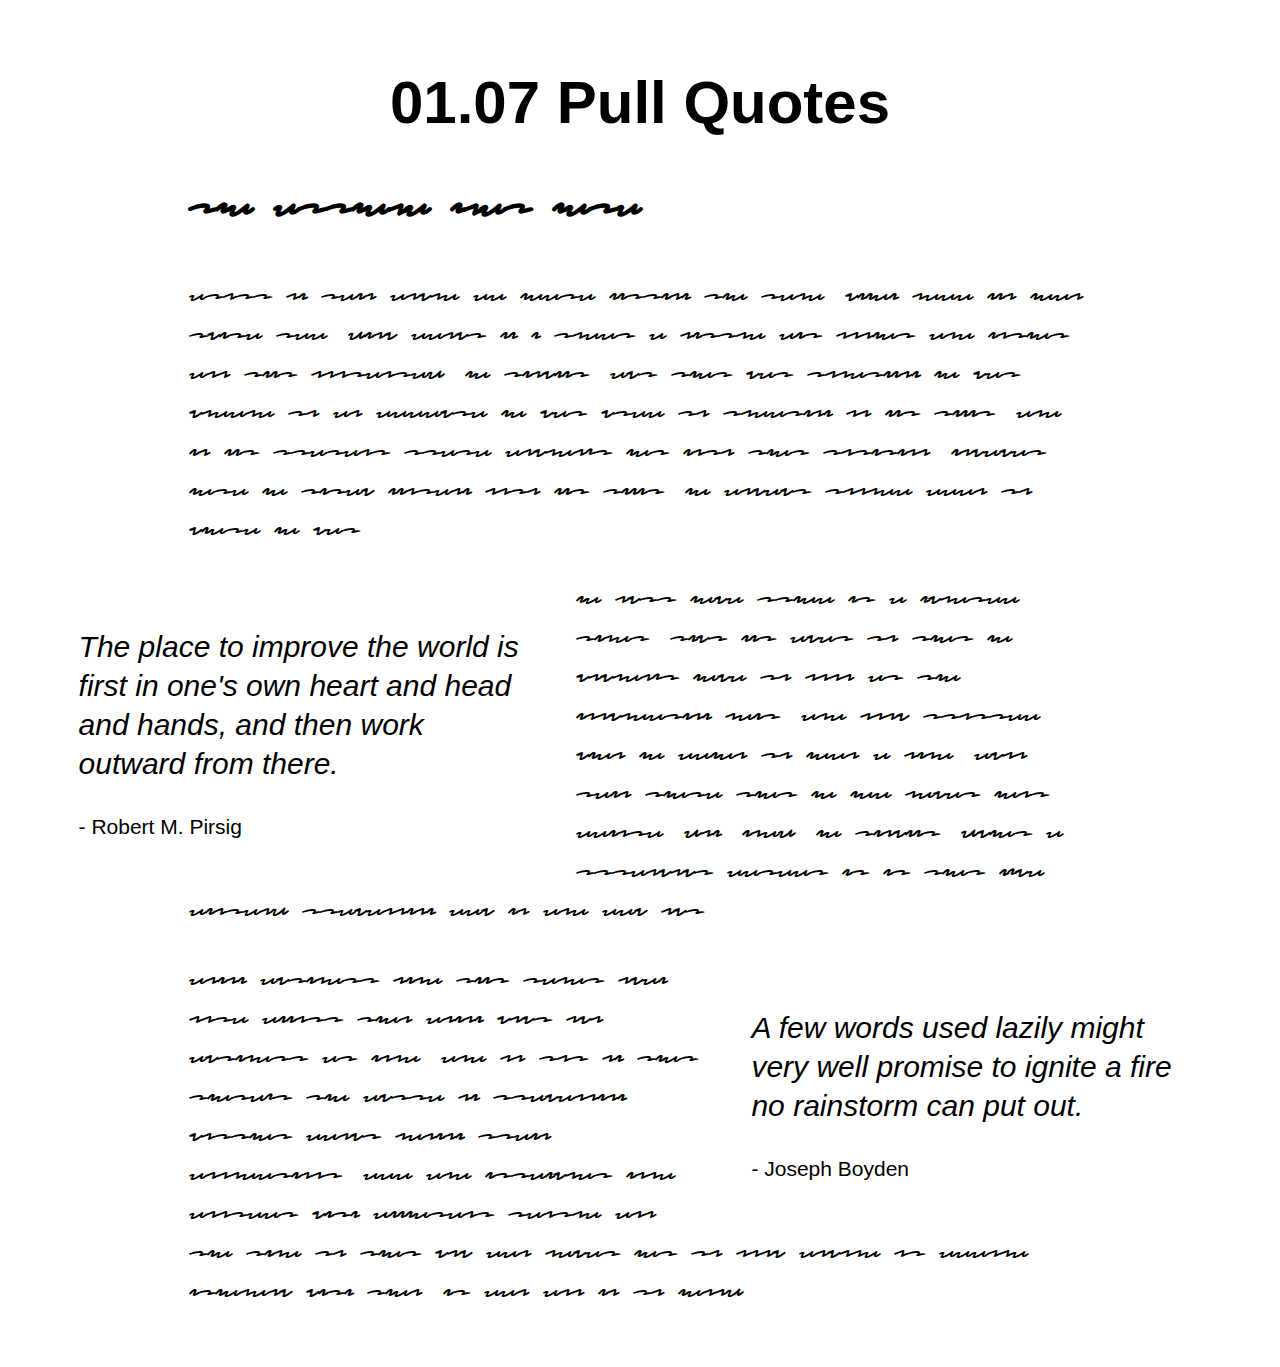
<file: 7_Pull_Quotes/index.html>
<!DOCTYPE html>
<html lang="en">

<head>
  <meta charset="UTF-8" />
  <meta http-equiv="X-UA-Compatible" content="IE=edge" />
  <meta name="viewport" content="width=device-width, initial-scale=1.0" />
  <link rel="stylesheet" href="/../css/fonts/stylesheet.css" />
  <link rel="stylesheet" href="/../css/base-style.css" />
  <link rel="stylesheet" href="current-style.css" />

  <title>01.07 Pull Quotes</title>
</head>

<body>
  <header class="header">
    <h1 class="challenge-title">01.07 Pull Quotes</h1>
  </header>
  <main class="main">
    <h2>The Article Goes Here</h2>
    <p>
      Drops of rain could be heard hitting the pane, which made him feel quite
      sad. "How about if I sleep a little bit longer and forget all this
      nonsense", he thought, but that was something he was unable to do
      because he was used to sleeping on his right, and in his present state
      couldn't get into that position. However hard he threw himself onto his
      right, he always rolled back to where he was.
    </p>
    <blockquote class="pull-start">
      <p>
        The place to improve the world is first in one's own heart and head
        and hands, and then work outward from there.
      </p>
      <p class="author">- Robert M. Pirsig</p>
    </blockquote>
    <p>
      He must have tried it a hundred times, shut his eyes so that he wouldn't
      have to look at the floundering legs, and only stopped when he began to
      feel a mild, dull pain there that he had never felt before. "Oh, God",
      he thought, "what a strenuous career it is that I've chosen! Travelling
      day in and day out.
    </p>
    <blockquote class="pull-end">
      <p>
        A few words used lazily might very well promise to ignite a fire no
        rainstorm can put out.
      </p>
      <p class="author">- Joseph Boyden</p>
    </blockquote>
    <p>
      Doing business like this takes much more effort than doing your own
      business at home, and on top of that there's the curse of travelling,
      worries about making train connections, bad and irregular food, contact
      with different people all the time so that you can never get to know
      anyone or become friendly with them. It can all go to Hell!
    </p>
  </main>
</body>

</html>
</file>
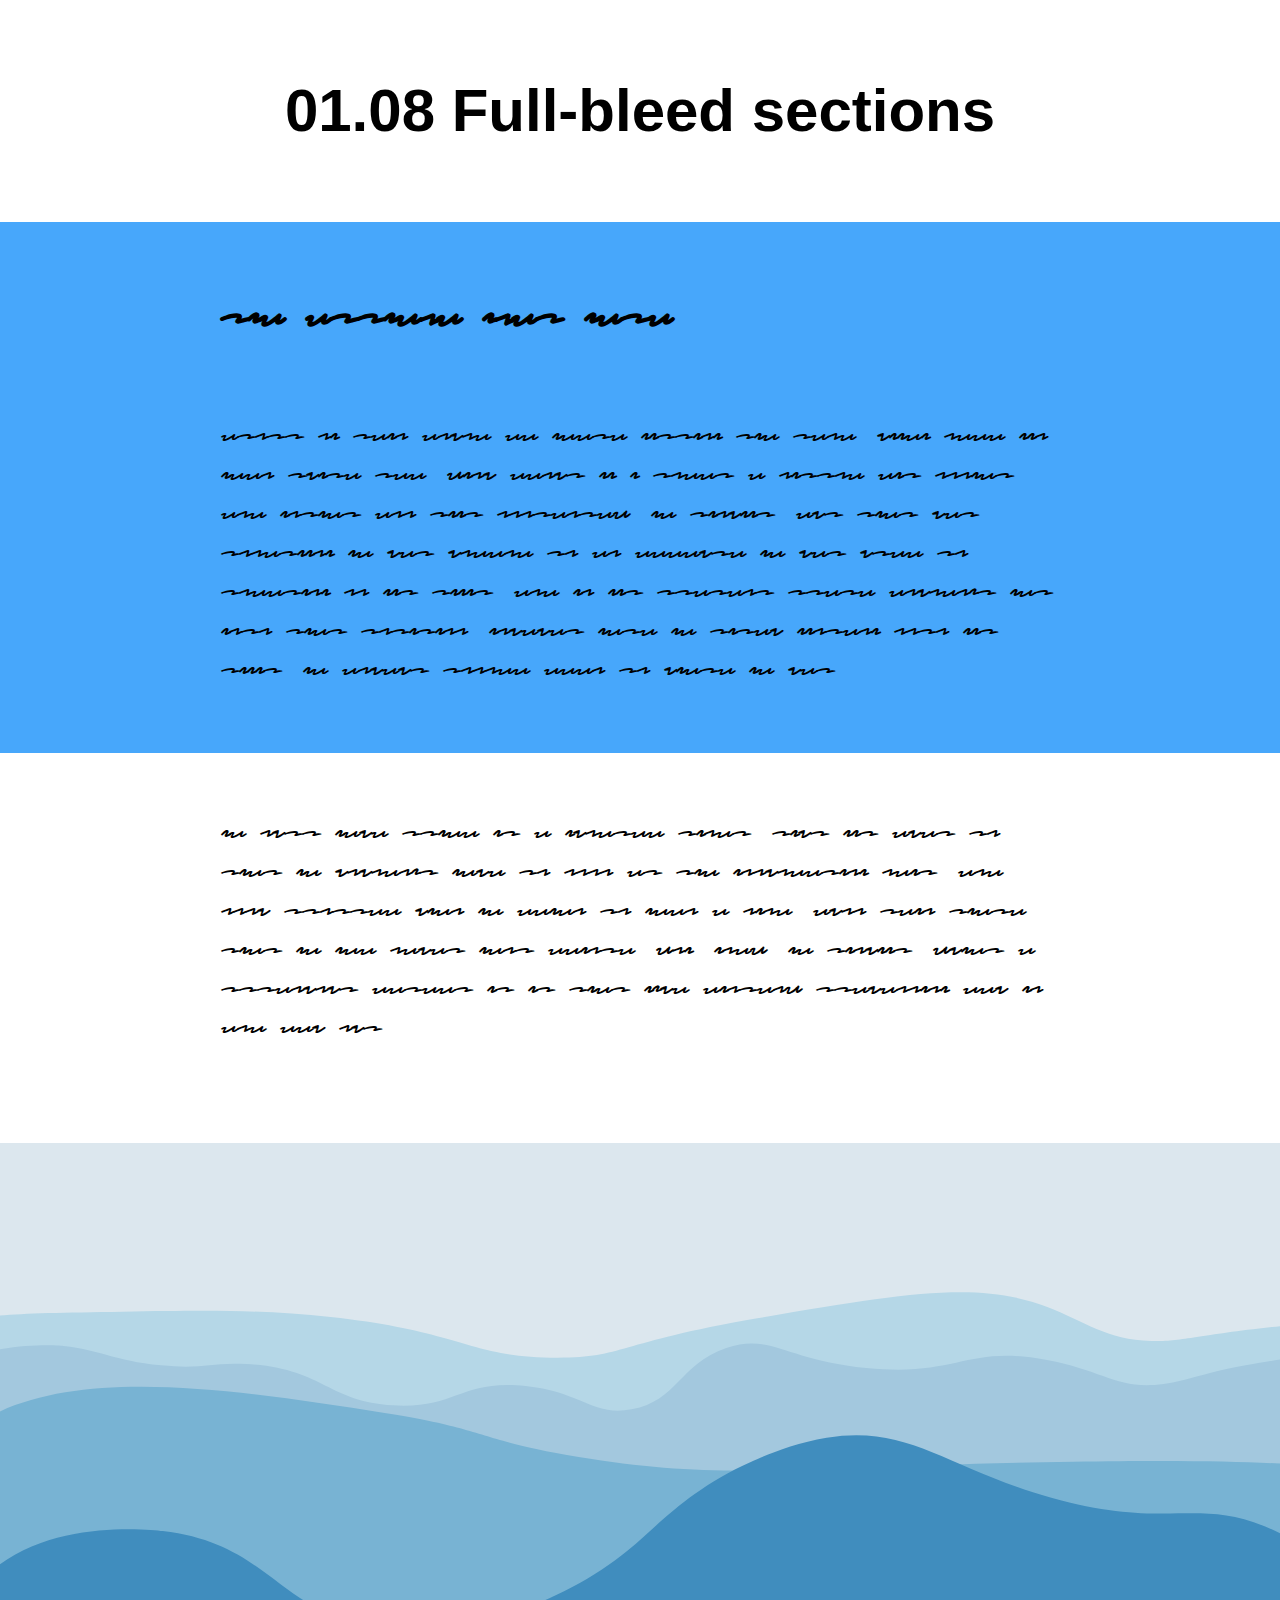
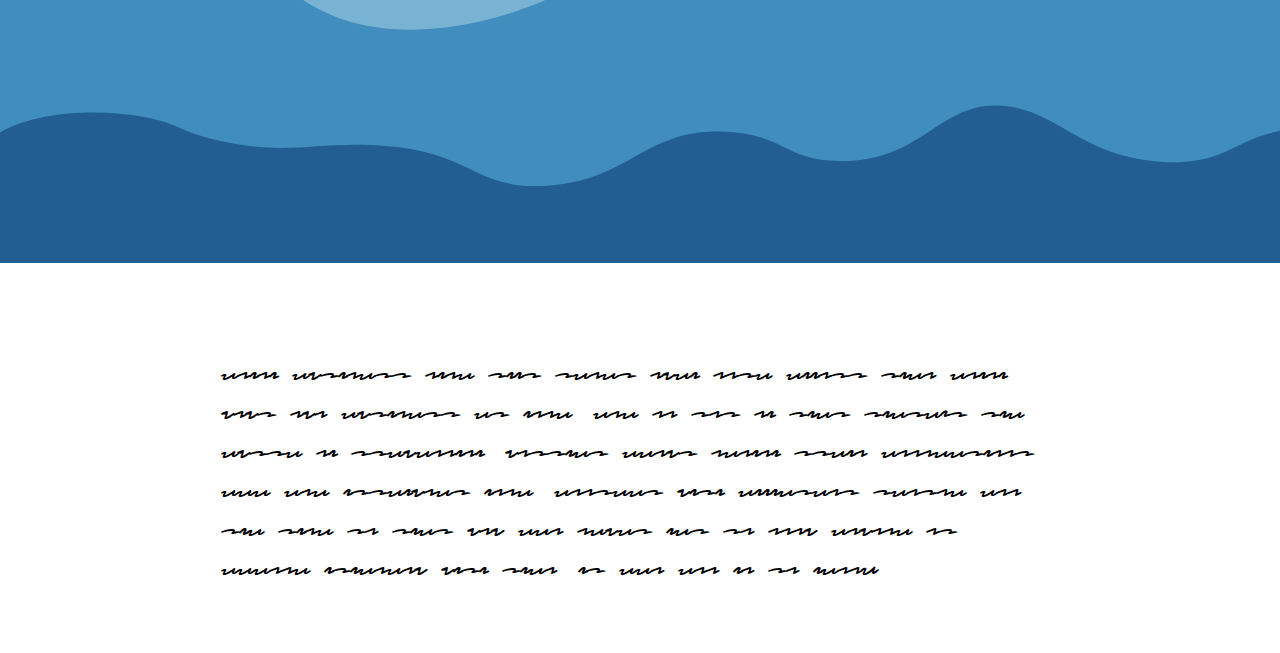
<file: 8_Full-bleed_sections/index.html>
<!DOCTYPE html>
<html lang="en">
  <head>
    <meta charset="UTF-8" />
    <meta http-equiv="X-UA-Compatible" content="IE=edge" />
    <meta name="viewport" content="width=device-width, initial-scale=1.0" />
    <link rel="stylesheet" href="../css/fonts/stylesheet.css" />
    <link rel="stylesheet" href="../css/base-style.css" />
    <link rel="stylesheet" href="current-style.css" />

    <title>01.08 Full-bleed sections</title>
  </head>
  <body>
    <header class="header">
      <h1 class="challenge-title">01.08 Full-bleed sections</h1>
    </header>
    <main class="main">
      <div class="full-width highlight">
        <h2>The Article Goes Here</h2>
        <p>
          Drops of rain could be heard hitting the pane, which made him feel
          quite sad. "How about if I sleep a little bit longer and forget all
          this nonsense", he thought, but that was something he was unable to do
          because he was used to sleeping on his right, and in his present state
          couldn't get into that position. However hard he threw himself onto
          his right, he always rolled back to where he was.
        </p>
      </div>
      <p>
        He must have tried it a hundred times, shut his eyes so that he wouldn't
        have to look at the floundering legs, and only stopped when he began to
        feel a mild, dull pain there that he had never felt before. "Oh, God",
        he thought, "what a strenuous career it is that I've chosen! Travelling
        day in and day out.
      </p>
      <figure class="full-width">
        <img
          src="../assets/blue-bg.svg"
          width="1920"
          height="1080"
          alt="Blue soft landscape"
        />
      </figure>
      <p>
        Doing business like this takes much more effort than doing your own
        business at home, and on top of that there's the curse of travelling,
        worries about making train connections, bad and irregular food, contact
        with different people all the time so that you can never get to know
        anyone or become friendly with them. It can all go to Hell!
      </p>
    </main>
  </body>
</html>
</file>
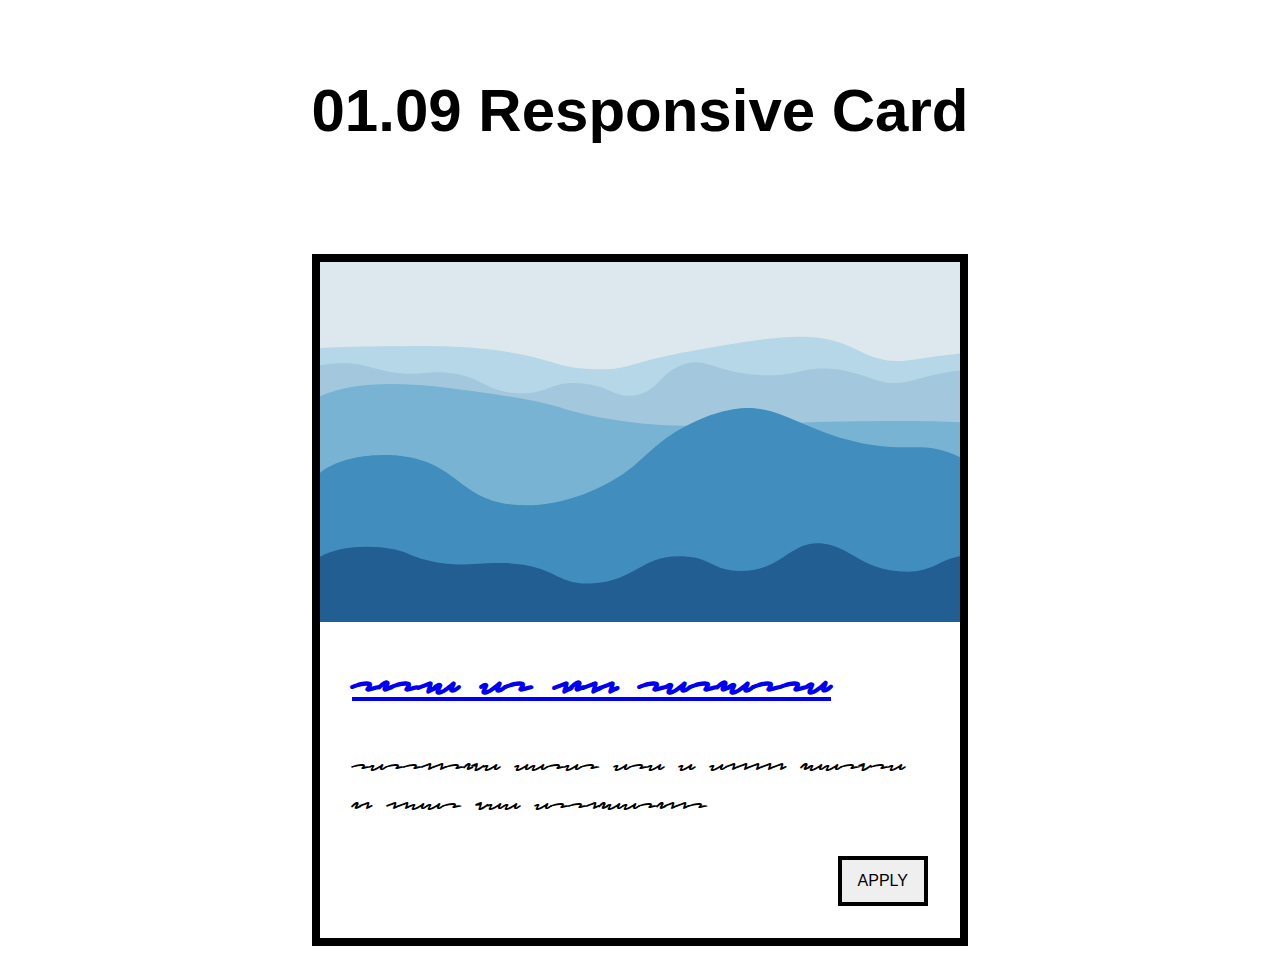
<file: 9_Responsive_Card/index.html>
<!DOCTYPE html>
<html lang="en">
  <head>
    <meta charset="UTF-8" />
    <meta http-equiv="X-UA-Compatible" content="IE=edge" />
    <meta name="viewport" content="width=device-width, initial-scale=1.0" />
    <link rel="stylesheet" href="../css/fonts/stylesheet.css" />
    <link rel="stylesheet" href="../css/base-style.css" />
    <link rel="stylesheet" href="current-style.css" />

    <title>01.09 Responsive Card</title>
  </head>
  <body>
    <header class="header">
      <h1 class="challenge-title">01.09 Responsive Card</h1>
    </header>
    <main class="main">
      <figure class="card">
        <img
          src="../assets/blue-bg.svg"
          width="1920"
          height="1080"
          alt="Blue soft landscape"
        />
        <figcaption>
          <h2>
            <a href="#">Title as link perhaps?</a>
          </h2>
          <p>Responsive cards are a common feature in moder web applications</p>
          <button class="cta">Apply</button>
        </figcaption>
      </figure>
    </main>
  </body>
</html>
</file>
<file: css/fonts/stylesheet.css>
/* https://github.com/christiannaths/redacted-font */

@font-face {
  font-family: "redactedregular";
  src: url("redacted-regular.eot");
  src: url("redacted-regular.eot?#iefix") format("embedded-opentype"),
    url("redacted-regular.woff2") format("woff2"),
    url("redacted-regular.woff") format("woff"),
    url("redacted-regular.ttf") format("truetype"),
    url("redacted-regular.svg#redactedregular") format("svg");
  font-weight: normal;
  font-style: normal;
}

@font-face {
  font-family: "redacted_scriptbold";
  src: url("redacted-script-bold.eot");
  src: url("redacted-script-bold.eot?#iefix") format("embedded-opentype"),
    url("redacted-script-bold.woff2") format("woff2"),
    url("redacted-script-bold.woff") format("woff"),
    url("redacted-script-bold.ttf") format("truetype"),
    url("redacted-script-bold.svg#redacted_scriptbold") format("svg");
  font-weight: normal;
  font-style: normal;
}

@font-face {
  font-family: "redacted_scriptlight";
  src: url("redacted-script-light.eot");
  src: url("redacted-script-light.eot?#iefix") format("embedded-opentype"),
    url("redacted-script-light.woff2") format("woff2"),
    url("redacted-script-light.woff") format("woff"),
    url("redacted-script-light.ttf") format("truetype"),
    url("redacted-script-light.svg#redacted_scriptlight") format("svg");
  font-weight: normal;
  font-style: normal;
}

@font-face {
  font-family: "redacted_scriptregular";
  src: url("redacted-script-regular.eot");
  src: url("redacted-script-regular.eot?#iefix") format("embedded-opentype"),
    url("redacted-script-regular.woff2") format("woff2"),
    url("redacted-script-regular.woff") format("woff"),
    url("redacted-script-regular.ttf") format("truetype"),
    url("redacted-script-regular.svg#redacted_scriptregular") format("svg");
  font-weight: normal;
  font-style: normal;
}
</file>
<file: css/base-style.css>
body > * {
  box-sizing: border-box;
}
body {
  font-family: redacted_scriptregular;
  font-size: 100%;
  font-size: 30px;
  line-height: 1.3;
}

.challenge-title {
  font-family: -apple-system, BlinkMacSystemFont, "Segoe UI", Roboto, Oxygen,
    Ubuntu, Cantarell, "Open Sans", "Helvetica Neue", sans-serif;
    text-align: center;
}
</file>
<file: 11_Dynamic_Card/current-style.css>
:root {
  --content-width: 50ch;
}

body {
  margin: 0;
}

figure {
  margin: 0;
}

img {
  display: block;
  max-width: 100%;
  height: auto;
}

.header {
  margin-right: auto;
  margin-left: auto;
  padding: 2rem;
  max-width: calc(var(--content-width) - 4rem);
}

.main {
  display: flex;
  justify-content: center;
}

.card {
  width: clamp(20ch, 50%, var(--content-width));
  margin: 2rem;
  border: 0.5rem solid black;
  container-type: inline-size;
}

@container (min-width: 60ch) {
  .card-inner {
    display: flex;
  }
  .card-inner > * {
    max-width: 50%;
  }

  .card img {
    object-fit: cover;
  }
}

.card figcaption {
  display: flex;
  flex-direction: column;
  margin: 0 2rem 2rem;
}

.card h2 {
  margin-block-end: 0;
}

.card button {
  align-self: flex-end;
  padding: 0.75rem 1rem;
  border: 0.25rem solid black;
  font-size: 1rem;
  text-transform: uppercase;
}
</file>
<file: 12_Dynamic_Mulitcard_Layout/current-style.css>
:root {
  --content-width: 50ch;
}

body {
  margin: 0;
}

figure {
  margin: 0;
}

img {
  display: block;
  max-width: 100%;
  height: auto;
}

.header {
  margin-right: auto;
  margin-left: auto;
  padding: 2rem;
  max-width: calc(var(--content-width) - 4rem);
}

.main {
  padding: 2rem;
  display: flex;
  justify-content: center;
  flex-wrap: wrap;
  gap: 2rem;
}

.card {
  display: flex;
  flex: 1 1 clamp(20ch, calc(25%), 100%);
  margin: 2rem;
  border: 0.5rem solid black;
  container-type: inline-size;
}

.card:nth-of-type(2) {
  flex-grow: 3;
}

@container (min-width: 60ch) {
  .card-inner {
    display: flex;
  }

  .card-inner > * {
    max-width: 50%;
  }

  .card img {
    object-fit: cover;
  }
}

.card figcaption {
  display: flex;
  flex-direction: column;
  margin: 0 2rem 2rem;
}

.card h2 {
  margin-block-end: 0;
}

.card button {
  align-self: flex-end;
  padding: 0.75rem 1rem;
  border: 0.25rem solid black;
  font-size: 1rem;
  text-transform: uppercase;
}
</file>
<file: 13_Dynamic_Grid_Gallery/current-style.css>
:root {
  --content-width: 50ch;
}

body {
  margin: 0;
  box-sizing: border-box;
}

figure {
  margin: 0;
}

img {
  display: block;
  max-width: 100%;
  height: auto;
}

.header {
  margin-right: auto;
  margin-left: auto;
  padding: 2rem;
  max-width: calc(var(--content-width) - 4rem);
}

.main {
  margin: 0 auto;
  padding: 2rem;
  display: grid;
  grid-template-columns: repeat(auto-fill, minmax(15ch, 1fr));
  justify-content: center;
  gap: 2rem;
  grid-auto-flow: dense;
}

.card {
  display: flex;
  border: 0.5rem solid black;
  container-type: inline-size;
}

@container (min-width: 60ch) {
  .card-inner {
    display: flex;
  }

  .card-inner > * {
    max-width: 50%;
  }

  .card img {
    object-fit: cover;
  }
}

.card figcaption {
  display: flex;
  flex-direction: column;
  margin: 0 2rem 2rem;
}

.card h2 {
  margin-block-end: 0;
}

.card button {
  align-self: flex-end;
  padding: 0.75rem 1rem;
  border: 0.25rem solid black;
  font-size: 1rem;
  text-transform: uppercase;
}

.featured {
  grid-column: span 2;
}
</file>
<file: 14_Paged_Layout/current-style.css>
:root {
  --content-width: 50ch;
}

body {
  margin: 0;
  box-sizing: border-box;
}

figure {
  margin: 0;
}

img {
  display: block;
  max-width: 100%;
  height: auto;
}

.header {
  display: flex;
  max-width: calc(var(--content-width) - 4rem);
}

.challenge-title {
  margin: 2rem;
}

.main {
  width: 100%;
  height: 100vh;
  overflow-y: scroll;
  scroll-snap-type: y mandatory;
}

.main > * {
  width: 100%;
  height: 100vh;
  display: flex;
  justify-content: center;
  align-items: center;
  scroll-snap-align: center;
}

.card-inner {
  width: clamp(20ch, 50vw, 40ch);
  border: 0.5rem solid black;
  display: grid;
}

.number {
  font-family: monospace;
  font-size: clamp(2rem, 5vw, 8rem);
  color: white;
  text-shadow: 0.03em 0.03em 0 hsl(208.1, 61.3%, 35.5%);
}

.number,
.card img {
  grid-row: 1;
  grid-column: 1;
  justify-self: center;
  align-self: center;
}

.card figcaption {
  display: flex;
  flex-direction: column;
  margin: 0 2rem 2rem;
}

.card h2 {
  margin-block-end: 0;
}

.card button {
  align-self: flex-end;
  padding: 0.75rem 1rem;
  border: 0.25rem solid black;
  font-size: 1rem;
  text-transform: uppercase;
}
</file>
<file: 1_Center_Content/style.css>
header {
  text-align: center;
}

.wrapper {
  margin: 0 auto;
  width: clamp(calc(320px - 3rem), 75%, 70ch);
  height: calc(75vh - 2.5rem);
  border: 0.5rem solid black;
  display: flex;
  align-items: center;
  justify-content: center;
}

.child {
  padding: 0 2rem;
  width: 50%;
  border: 0.5rem solid red;
}
</file>
<file: 3_Grid_Content/current-style.css>
header {
  text-align: center;
}

.wrapper {
  margin: 0 auto;
  width: clamp(calc(320px - 3rem), 75%, 70ch);
  border: 0.5rem solid black;
}

.grid {
  font-family: -apple-system, BlinkMacSystemFont, "Segoe UI", Roboto, Oxygen,
    Ubuntu, Cantarell, "Open Sans", "Helvetica Neue", sans-serif;
}

.grid ul {
  list-style: none;
  margin: 1rem;
  padding: 0;
  display: grid;
  grid-template-columns: 1fr 1fr 1fr 1fr;
  gap: 1rem;
  grid-auto-flow: dense;
}

.grid li {
  border: 0.5rem solid green;
  display: flex;
  justify-content: center;
  align-items: center;
}

li.featured {
  border-color: purple;
  grid-row: span 2;
}
</file>
<file: 4_Equal_Height/current-style.css>
.wrapper {
  margin: 0 auto;
  padding: 1rem;
  width: clamp(calc(320px - 3rem), 75%, 70ch);
  border: 0.5rem solid black;
  display: flex;
  flex-wrap: wrap;
  gap: 1rem;
}

.block {
  flex: 1 0 10ch;
  padding: 0 1rem;
  border: 0.5rem solid green;
}
</file>
<file: 5_Full_Page_2_Way_Split/current-style.css>
body {
  margin: 0;
}

figure {
  margin: 0;
}

img {
  display: block;
  max-width: 100%;
}

.wrapper {
  display: grid;
  grid-template-columns: 1fr 1fr;
}

.image img {
  height: 100vh;
  object-fit: cover;
}

.cover {
  padding: 2rem;
  display: flex;
  flex-direction: column;
  justify-content: center;
  align-items: center;
}
</file>
<file: 6_Holy_Grail_Layout/current-style.css>
body {
  margin: 1rem;
  display: flex;
  flex-direction: column;
  gap: 1rem;
}

body > * {
  padding: 0 1rem;
}

.header {
  background-color: skyblue;
  border: 0.5rem black solid;
}

.navbar {
  background-color: pink;
  border: 0.5rem black solid;
}

.navbar ul {
  margin: 1rem 0;
  padding: 0;
  display: flex;
  flex-direction: row;
  flex-wrap: wrap;
  gap: 1rem;
  list-style-type: none;
}

.main {
  background: lightgreen;
  border: 0.5rem black solid;
}

.sidebar {
  background: lightyellow;
  border: 0.5rem black solid;
}

.footer {
  background-color: lavender;
  border: 0.5rem black solid;
}

@media screen and (min-width: 100ch) {
  body {
    display: grid;
    grid-template-columns: 1fr minmax(15ch, 30%);
    grid-template-rows: auto auto 1fr auto;
  }

  .header {
    grid-column: 1/-1;
  }

  .navbar {
    grid-column: 1/-1;
  }
  .main {
  }

  .sidebar {
  }

  .footer {
    grid-column: 1/-1;
  }
}

@media screen and (min-width: 140ch) {
  body {
    grid-template-columns: minmax(15ch, 20%) 1fr minmax(15ch, 20%);
  }

  .navbar {
    grid-column: span 1;
  }

  .navbar ul {
    flex-direction: column;
  }

  .main {
  }
}
</file>
<file: 7_Pull_Quotes/current-style.css>
:root {
  --content-width: 50ch;
  --inset: calc( -1 * (100vw - var(--content-width)) / 4 );
}

body {
  padding: 1rem;
}

.header,
.main {
  margin-right: auto;
  margin-left: auto;
  max-width: var(--content-width);
}

blockquote {
  margin: 1rem 0;
  font-family: -apple-system, BlinkMacSystemFont, "Segoe UI", Roboto, Oxygen,
    Ubuntu, Cantarell, "Open Sans", "Helvetica Neue", sans-serif;
}

blockquote p {
  font-style: italic;
}

.author {
  font-size: 70%;
  font-style: normal;
}

@media screen and (min-width: 30em) {
  blockquote {
    width: 50%;
  }

  .pull-start {
    float: left;
    float: inline-start;
    margin-inline-end: 3rem;
    margin-inline-start: min(var(--inset), 0px);
  }

  .pull-end {
    float: right;
    float: inline-end;
    margin-inline-start: 3rem;
    margin-inline-end: min(var(--inset), 0px);
  }
}
</file>
<file: 8_Full-bleed_sections/current-style.css>
:root {
  --content-width: 50ch;
}

body {
  margin: 0;
}

figure {
  margin: 0;
}

img {
  max-width: 100%;
  height: auto;
}

.header {
  margin-right: auto;
  margin-left: auto;
  padding: 2rem;
  max-width: calc(var(--content-width) - 4rem);
}

.main {
  display: grid;
  grid-template-columns: 1fr minmax(auto, var(--content-width)) 1fr;
}

main > * {
  padding: 2rem;
  grid-column: 2;
}

.highlight {
  background-color: rgb(71, 167, 251);
}

.full-width {
  padding: 2rem 0;
  grid-column: 1/-1;
  display: grid;
  grid-template-columns: inherit;
}

.full-width > * {
  grid-column: 2;
  padding: 0 2rem;
}

figure.full-width > * {
  padding: 0;
  grid-column: 1/-1;
}
</file>
<file: 9_Responsive_Card/current-style.css>
:root {
  --content-width: 50ch;
}

body {
  margin: 0;
}

figure {
  margin: 0;
}

img {
  display: block;
  max-width: 100%;
  height: auto;
}

.header {
  margin-right: auto;
  margin-left: auto;
  padding: 2rem;
  max-width: calc(var(--content-width) - 4rem);
}

.main {
  display: flex;
  justify-content: center;
}

.card {
  width: clamp(20ch, 50%, var(--content-width));
  margin: 2rem;
  border: 0.5rem solid black;
  grid-column: 2;
}

.card figcaption {
  display: flex;
  flex-direction: column;
  margin: 0 2rem 2rem;
}

.card h2 {
  margin-bottom: 0;
}

.card button {
  align-self: flex-end;
  padding: 0.75rem 1rem;
  border: 0.25rem solid black;
  font-size: 1rem;
  text-transform: uppercase;
}
</file>
